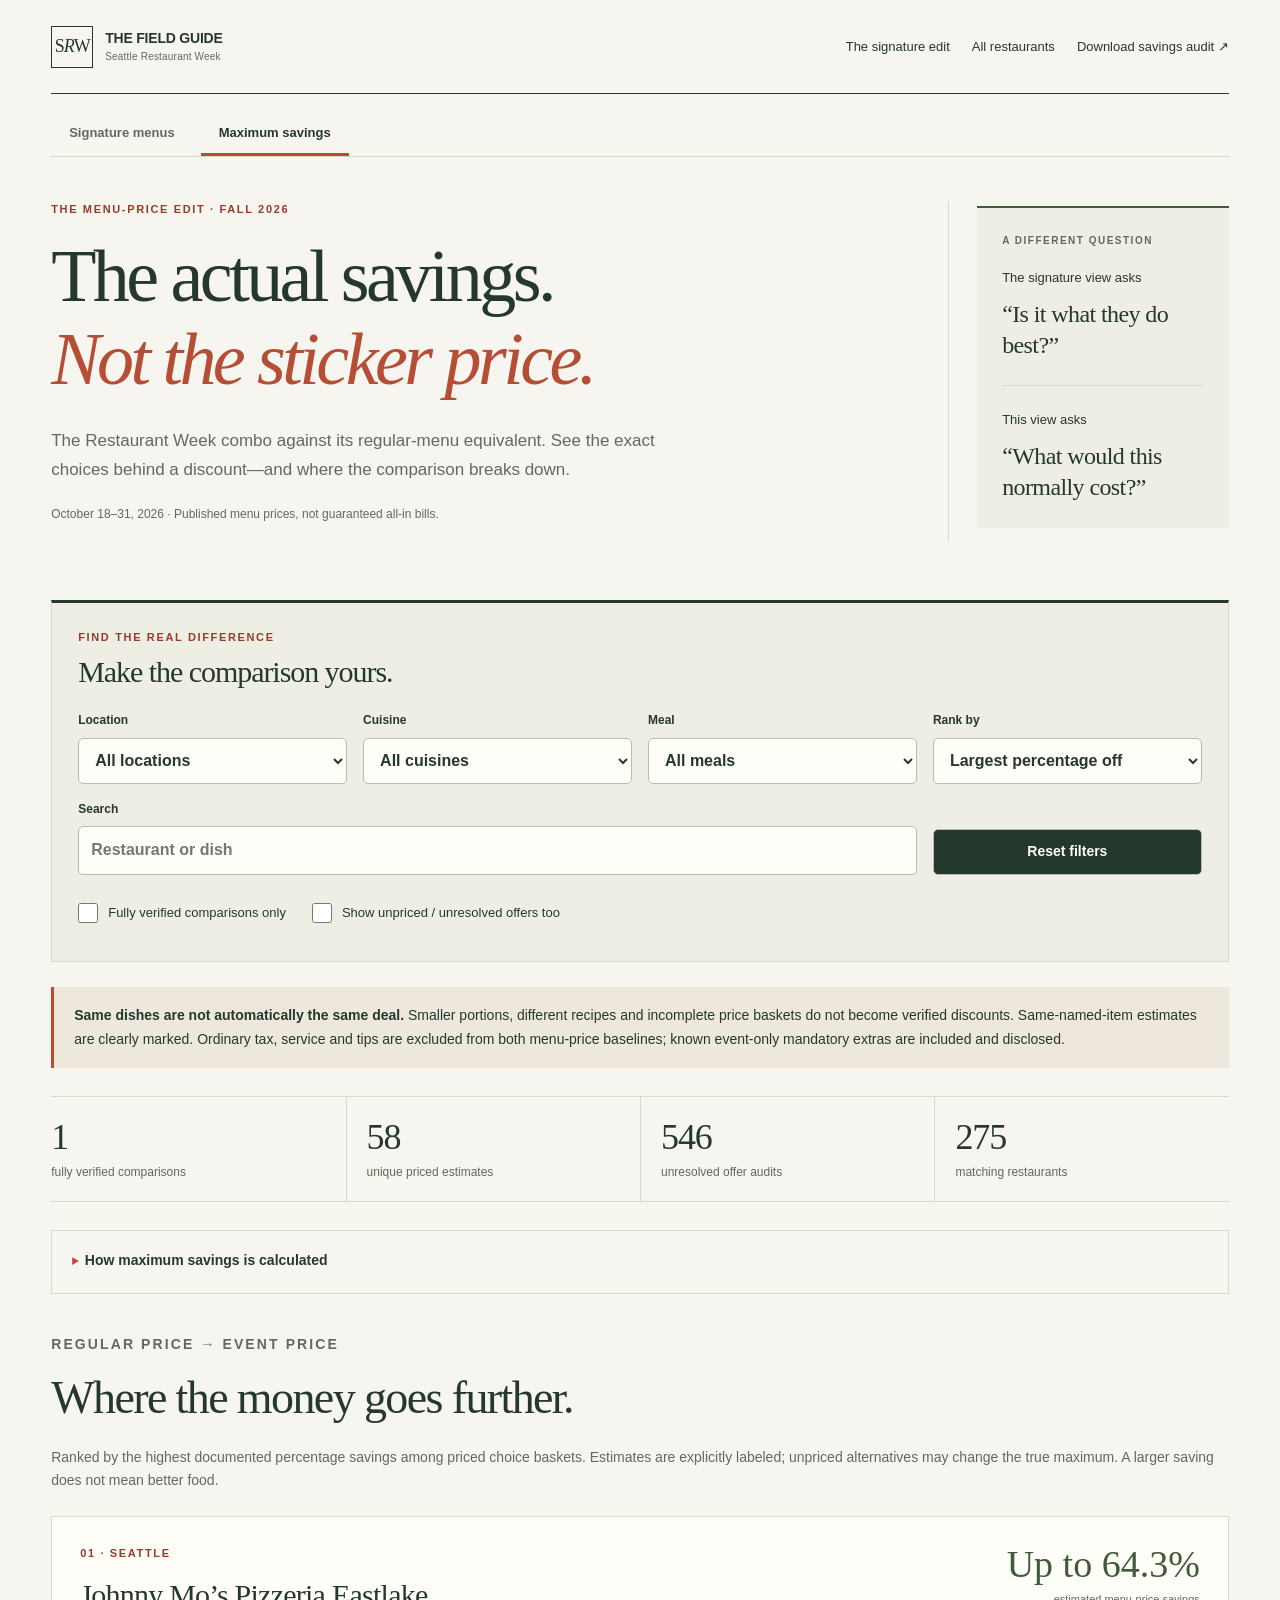
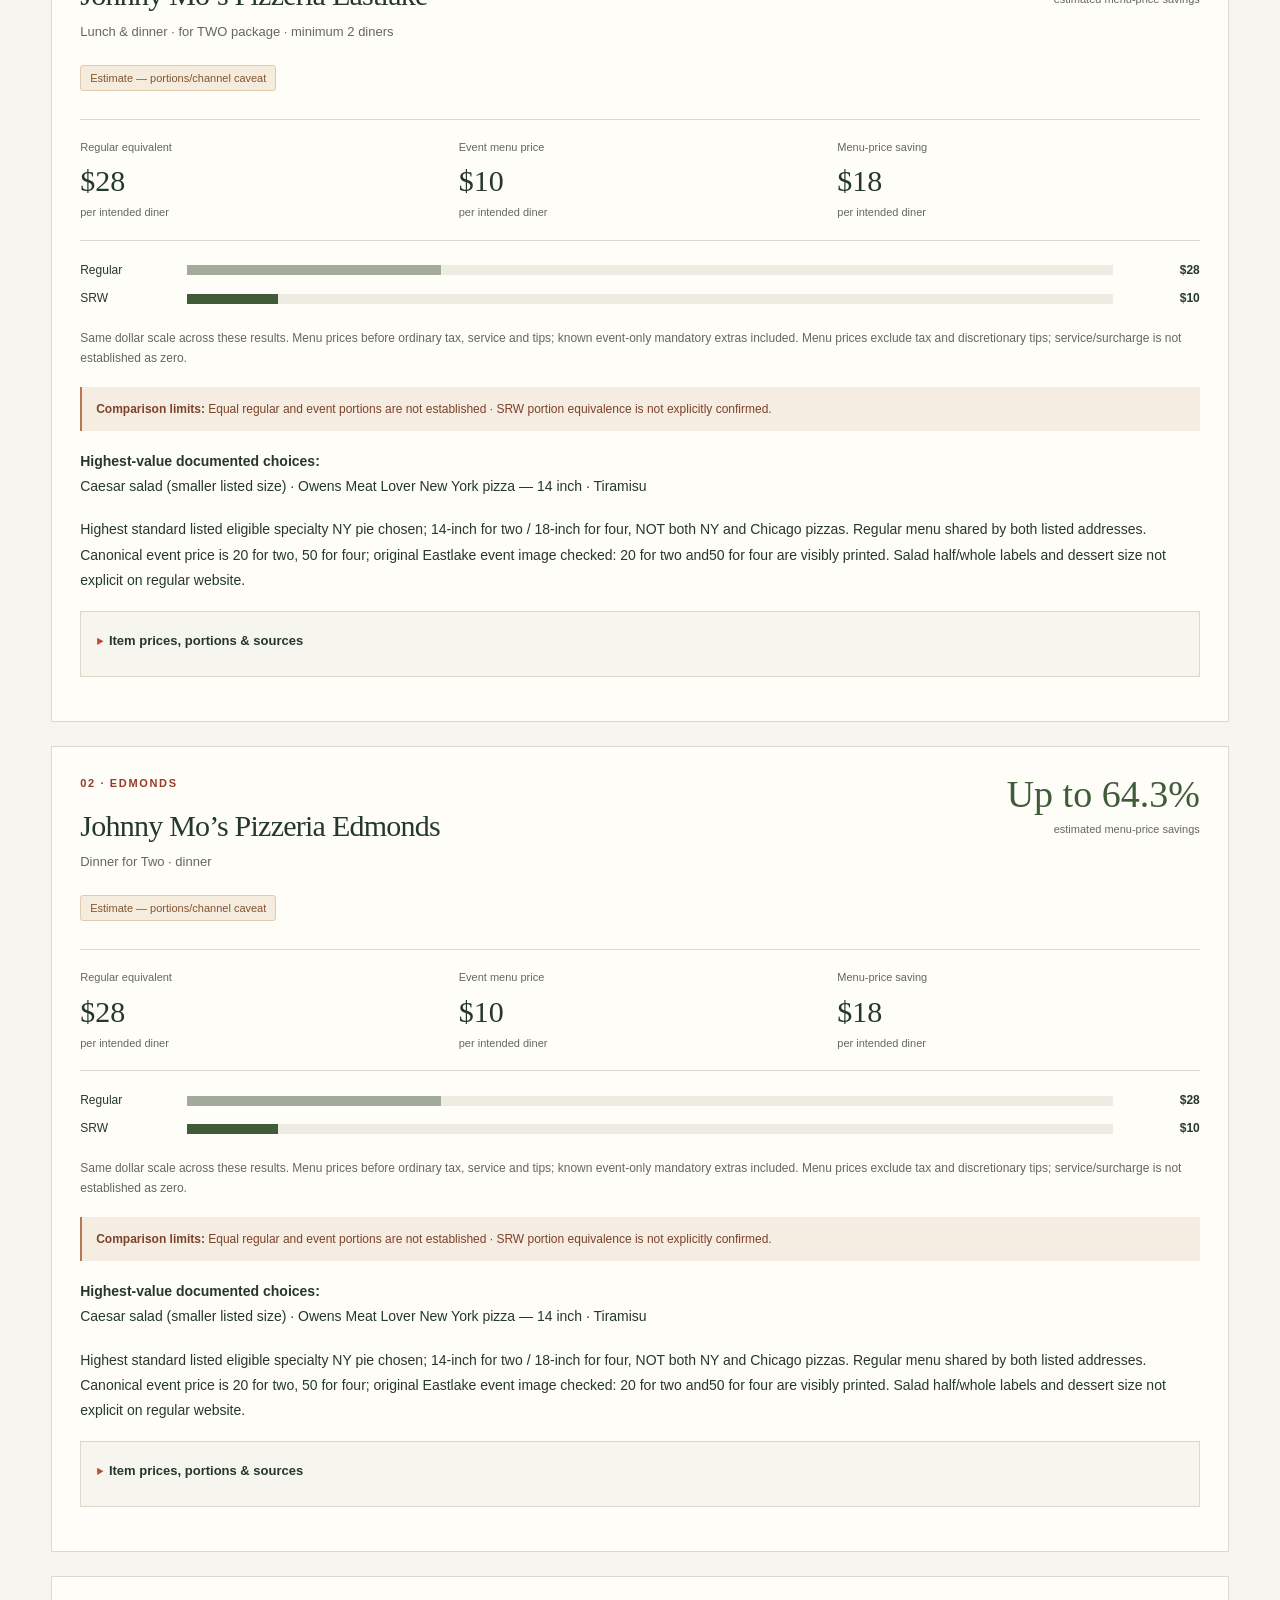
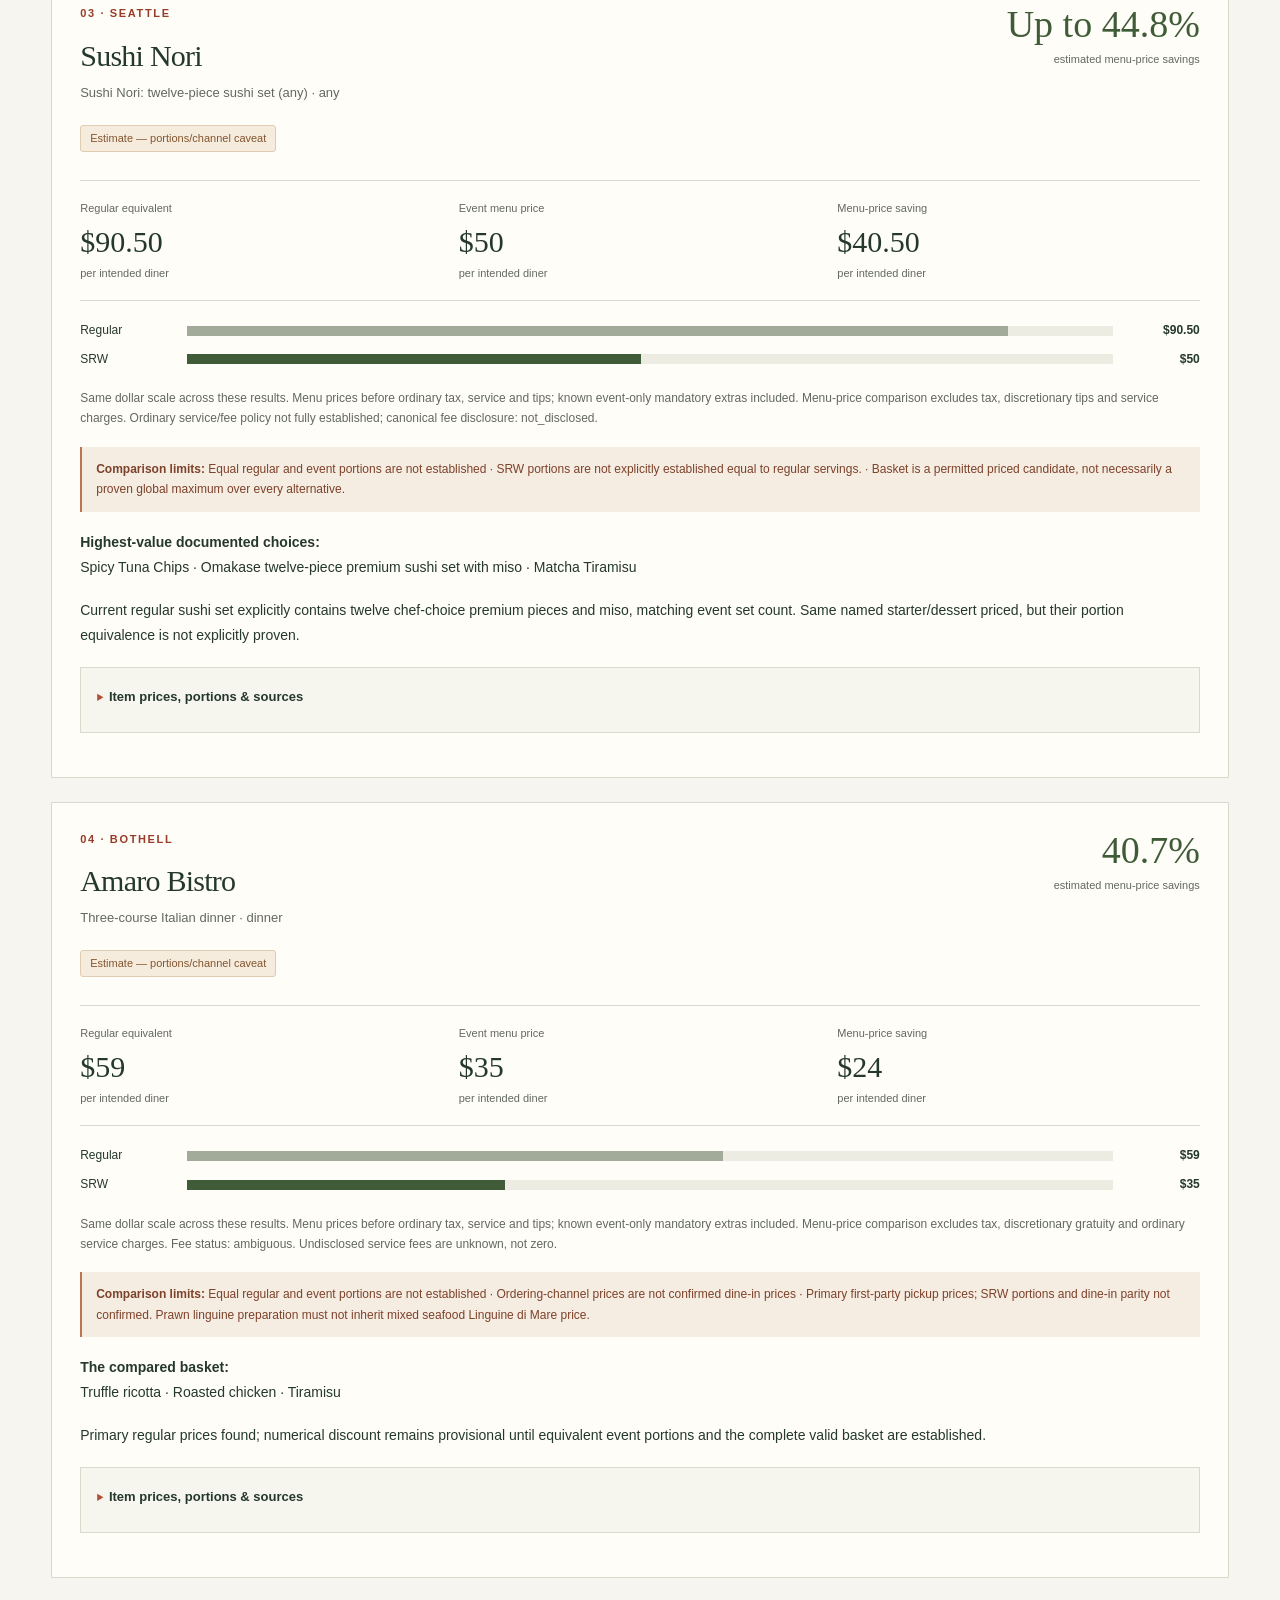
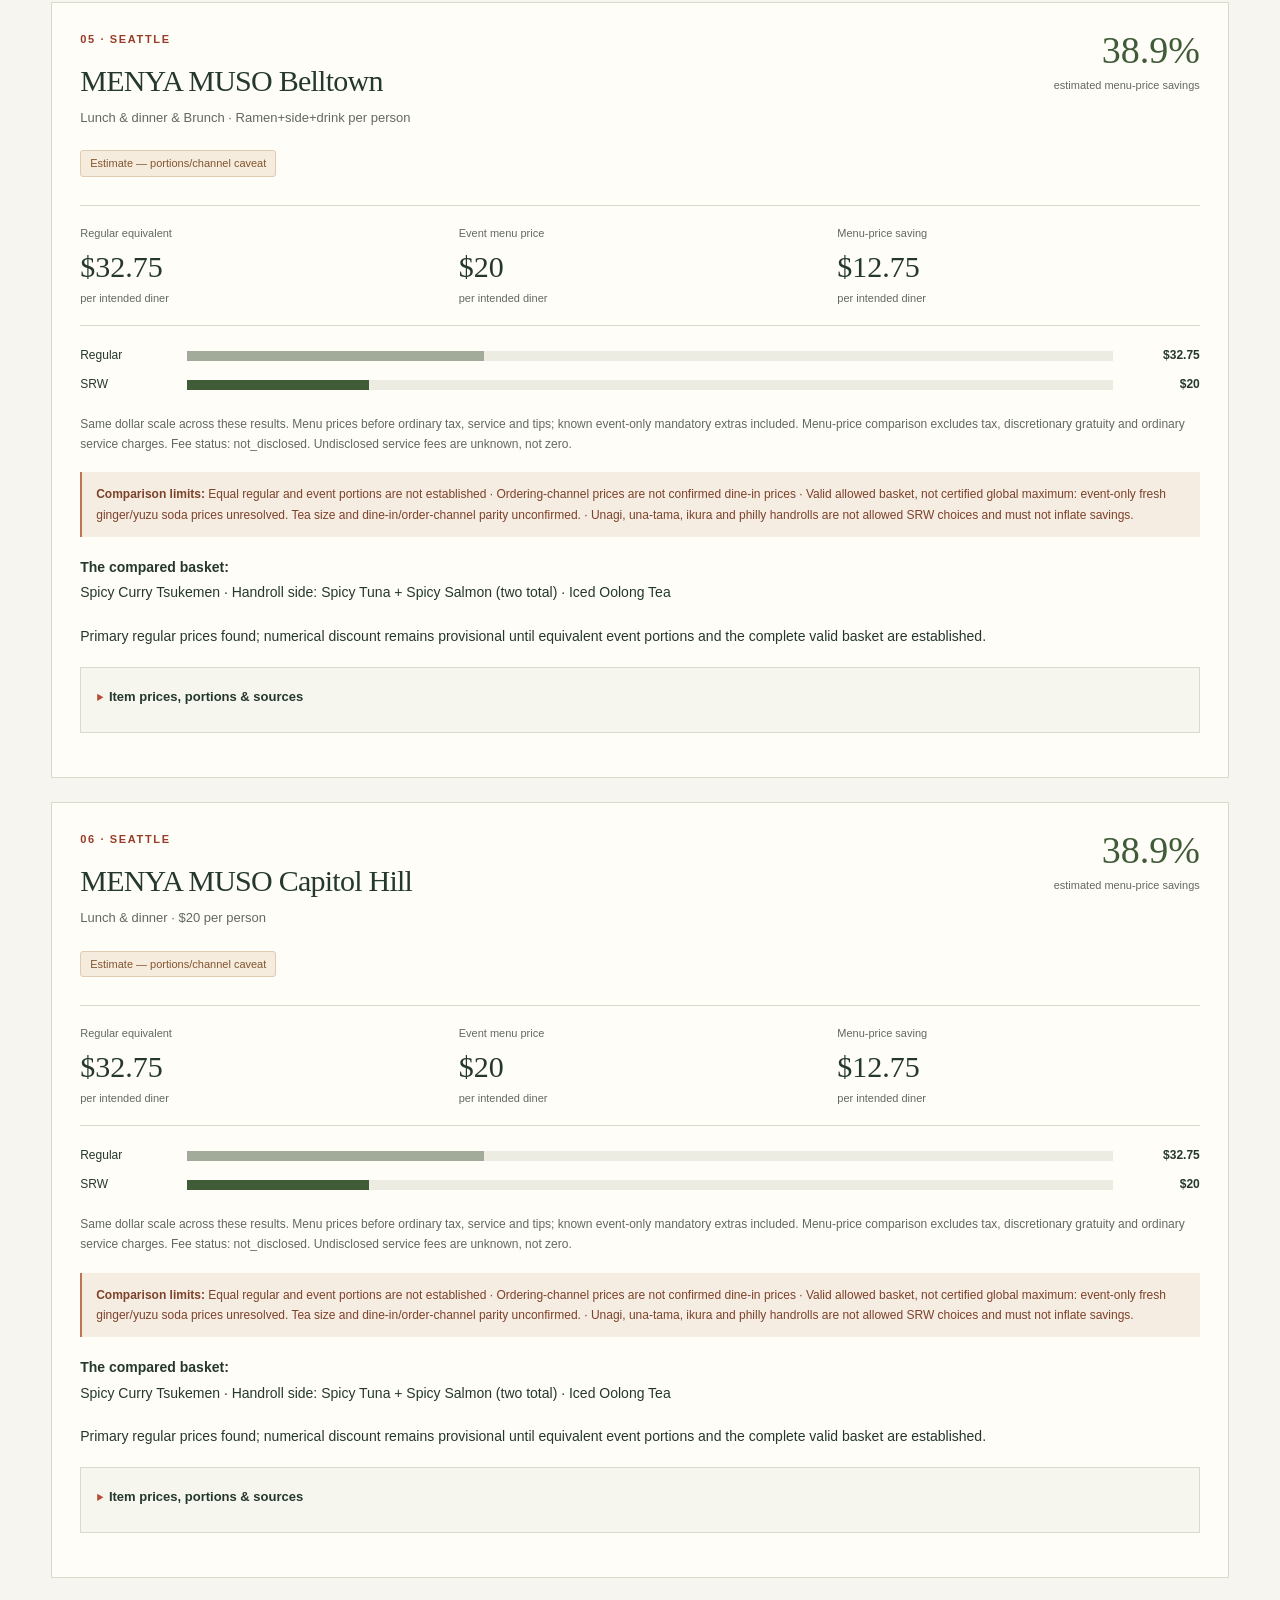
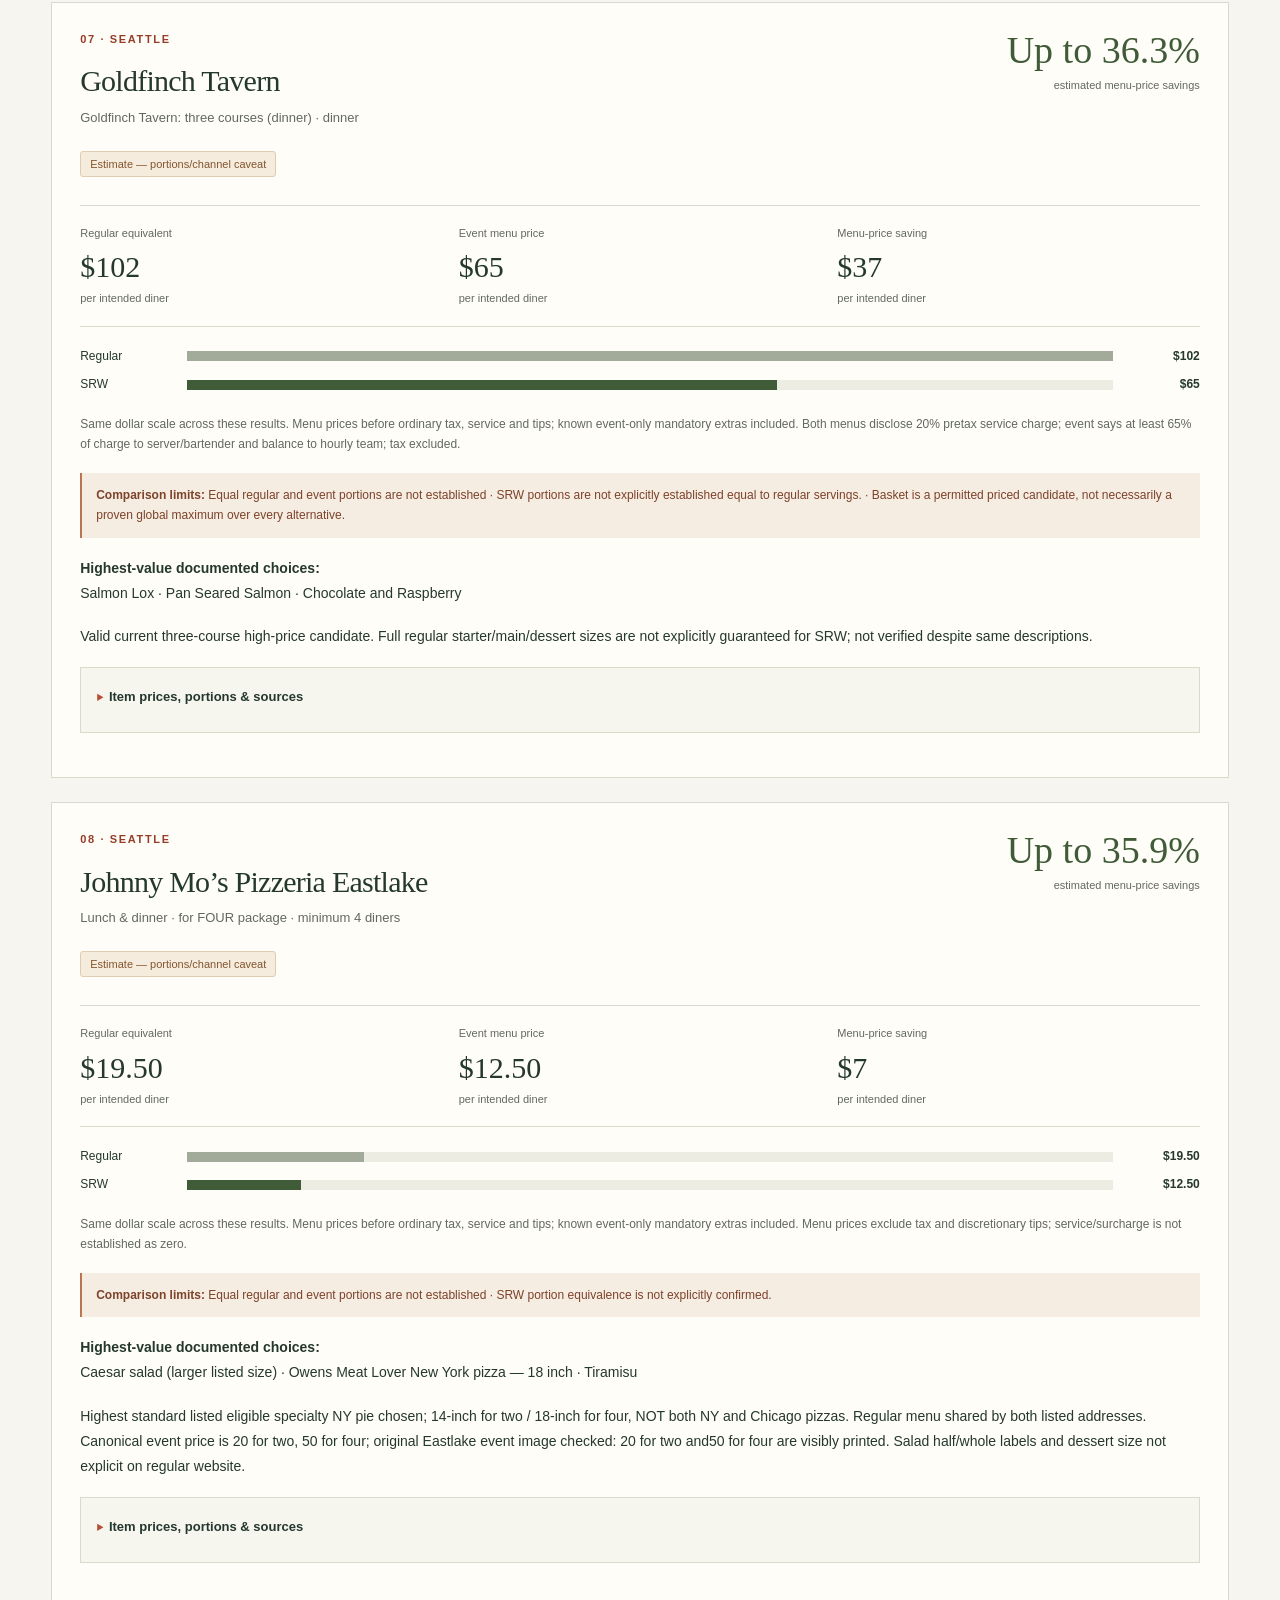
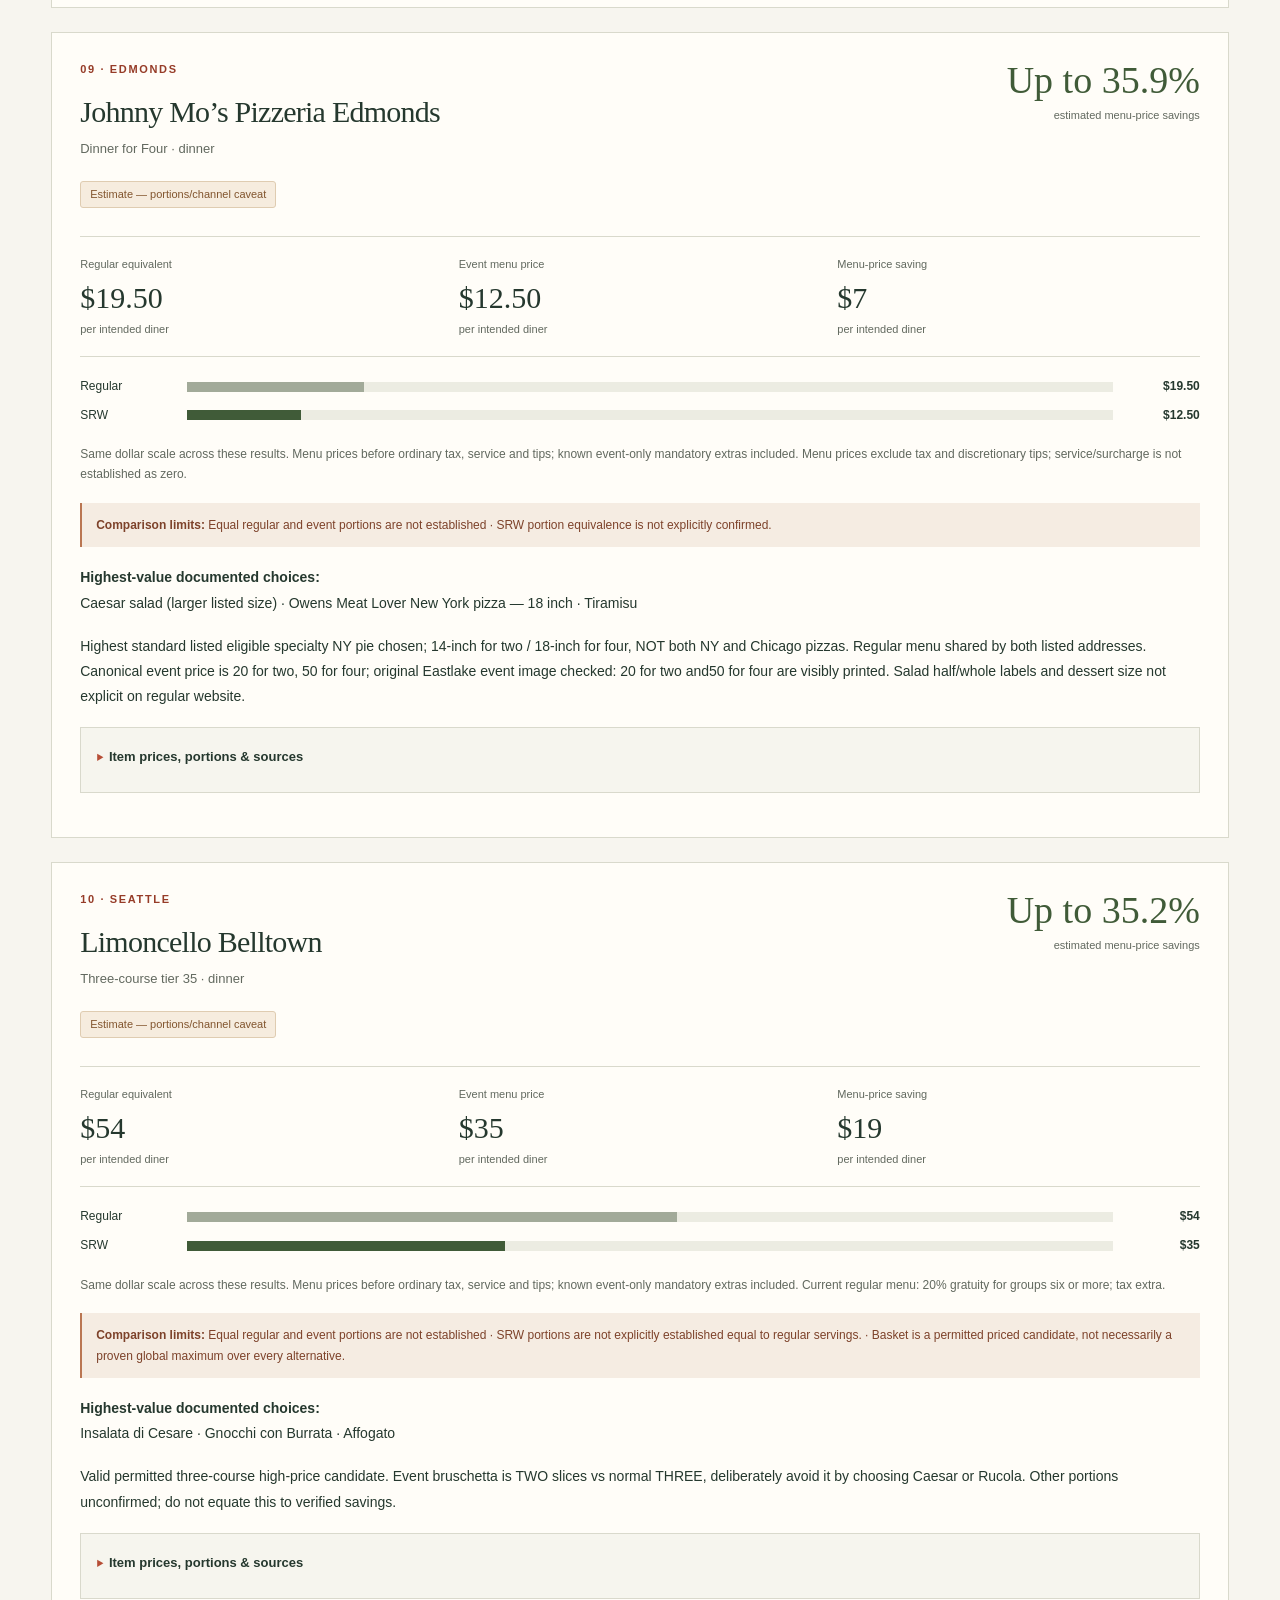
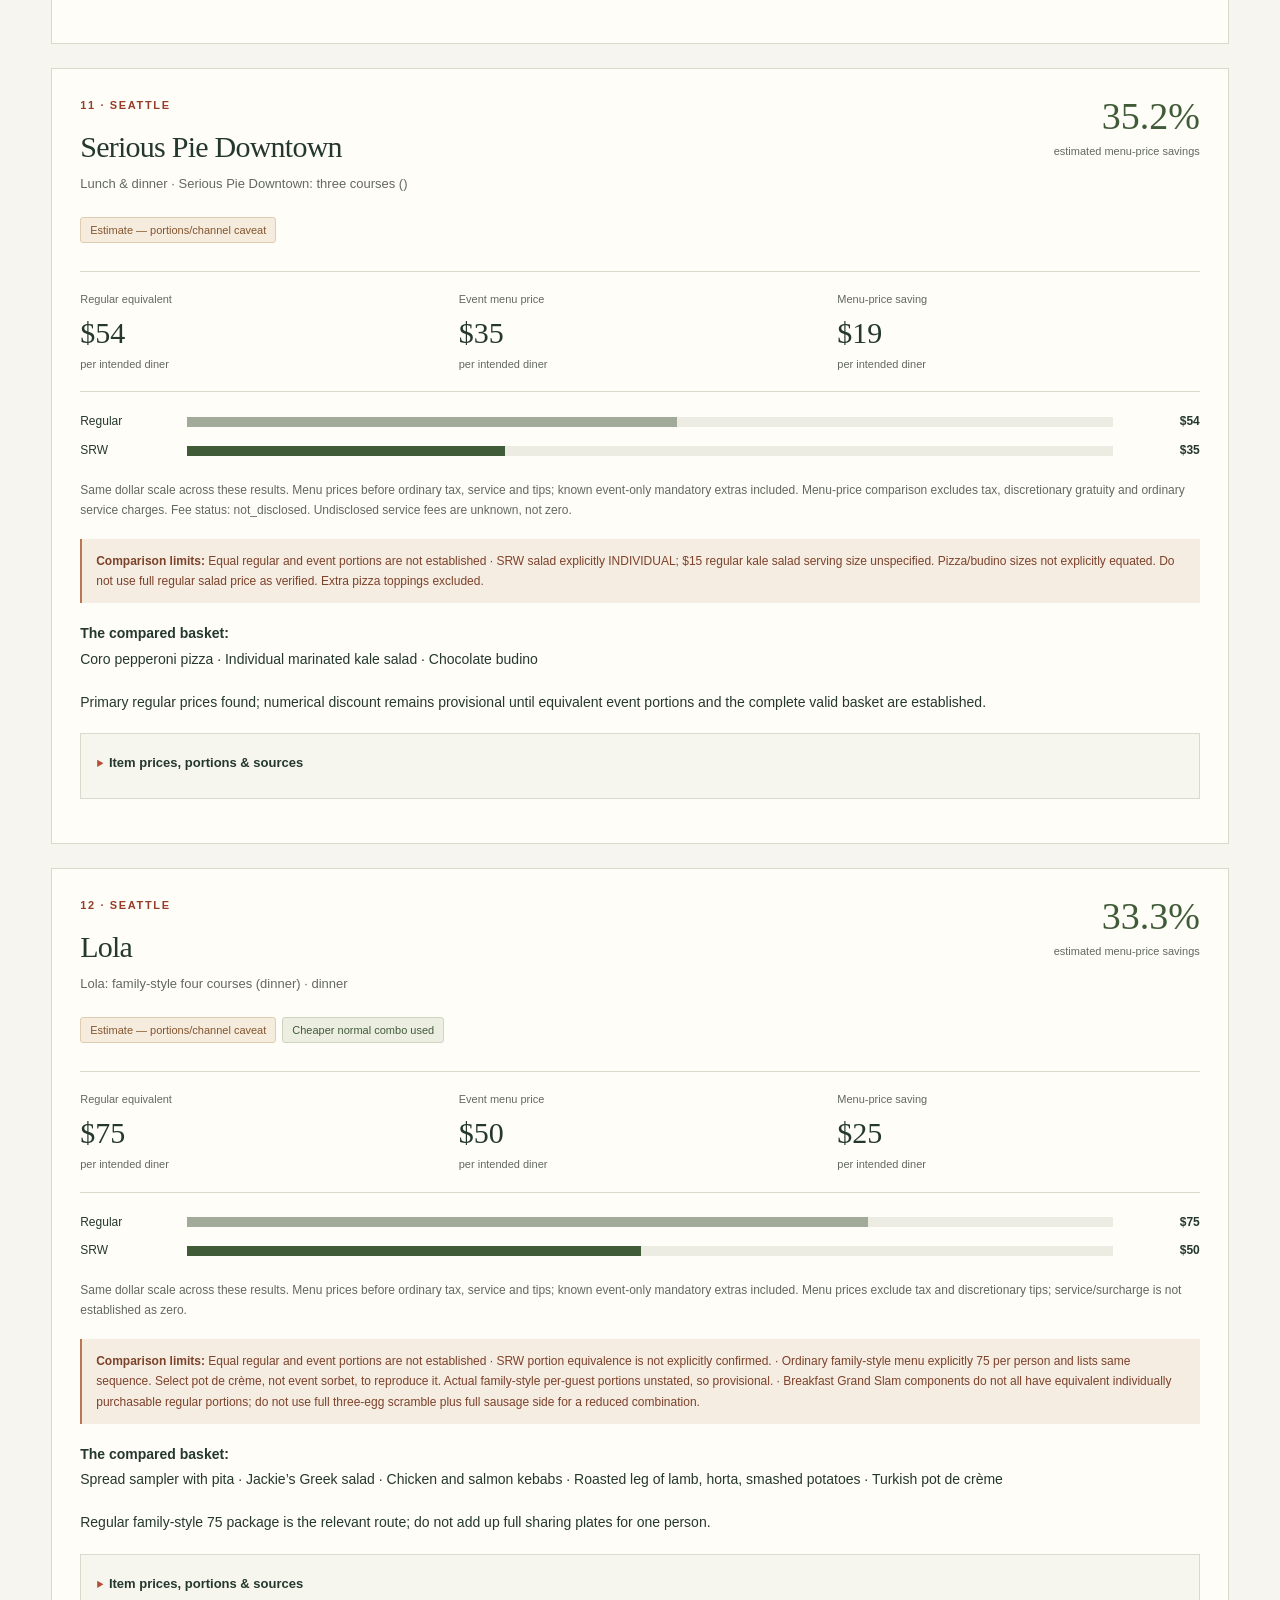
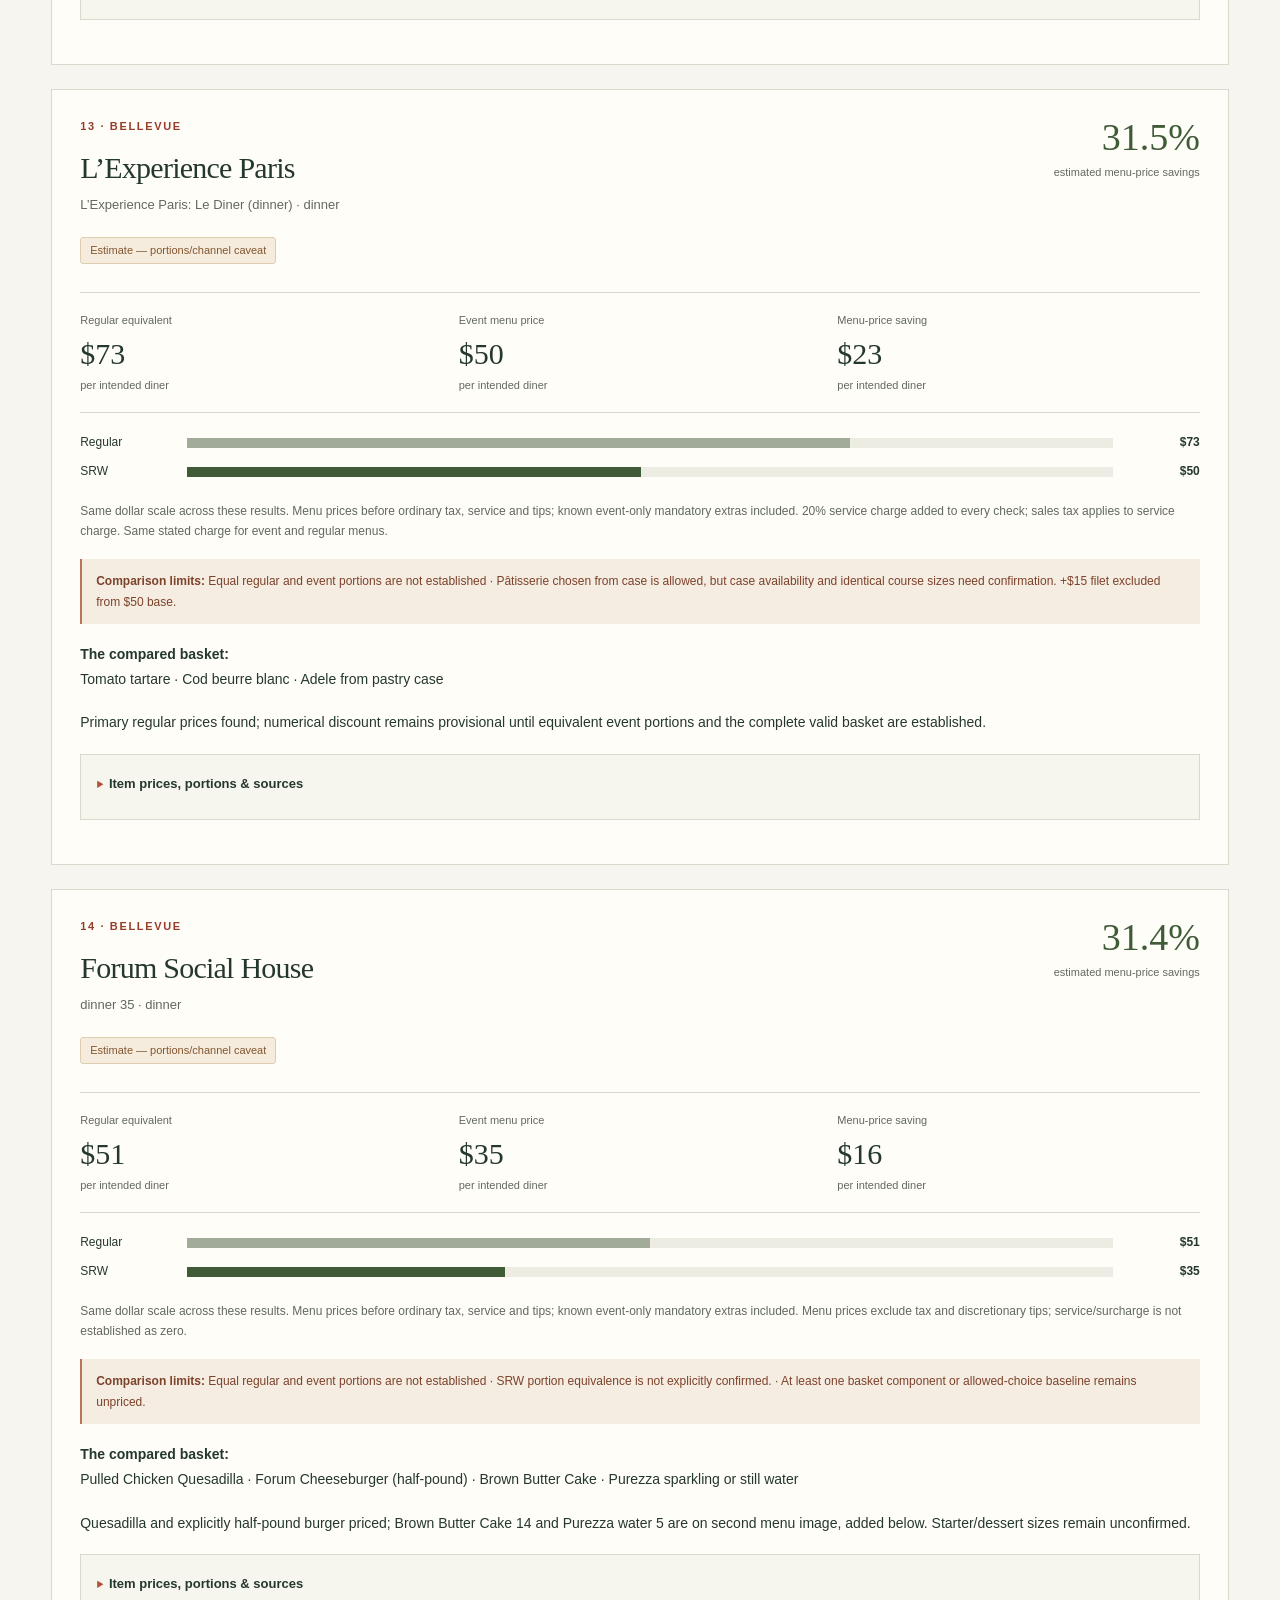
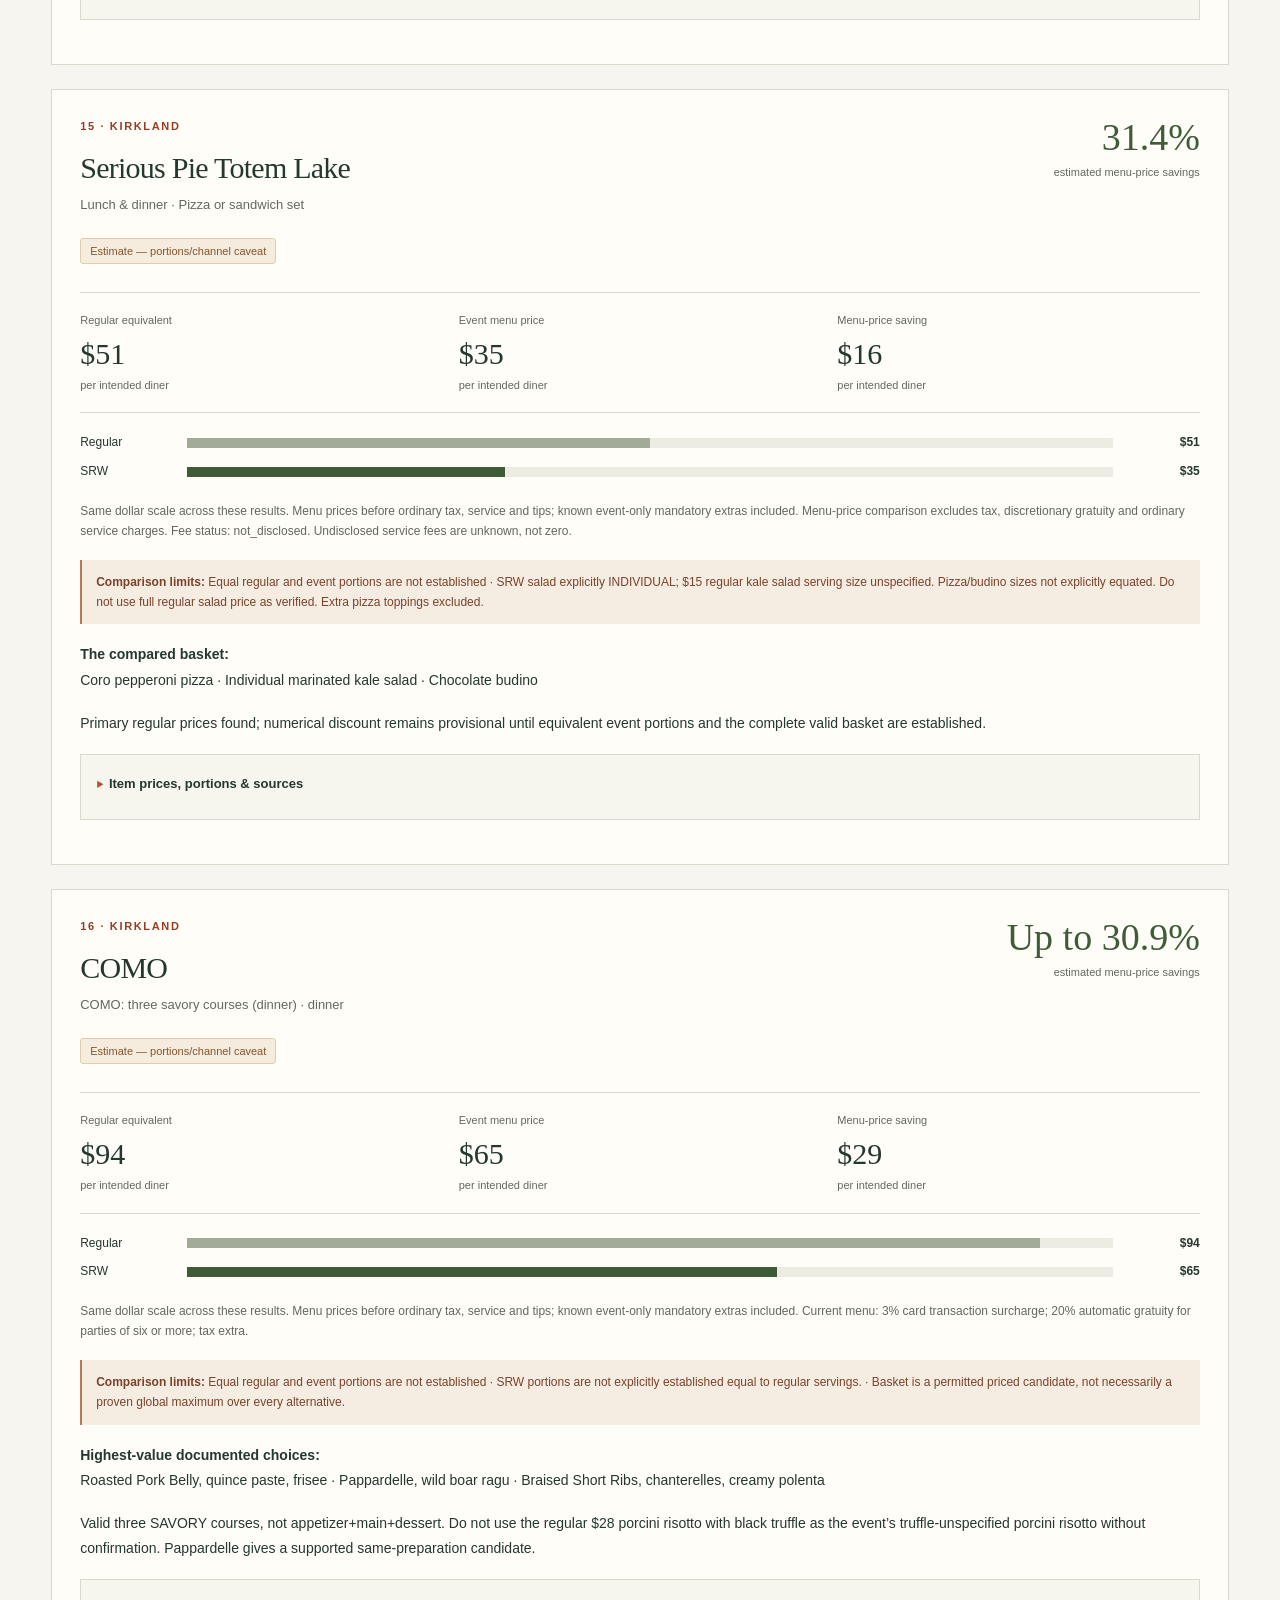
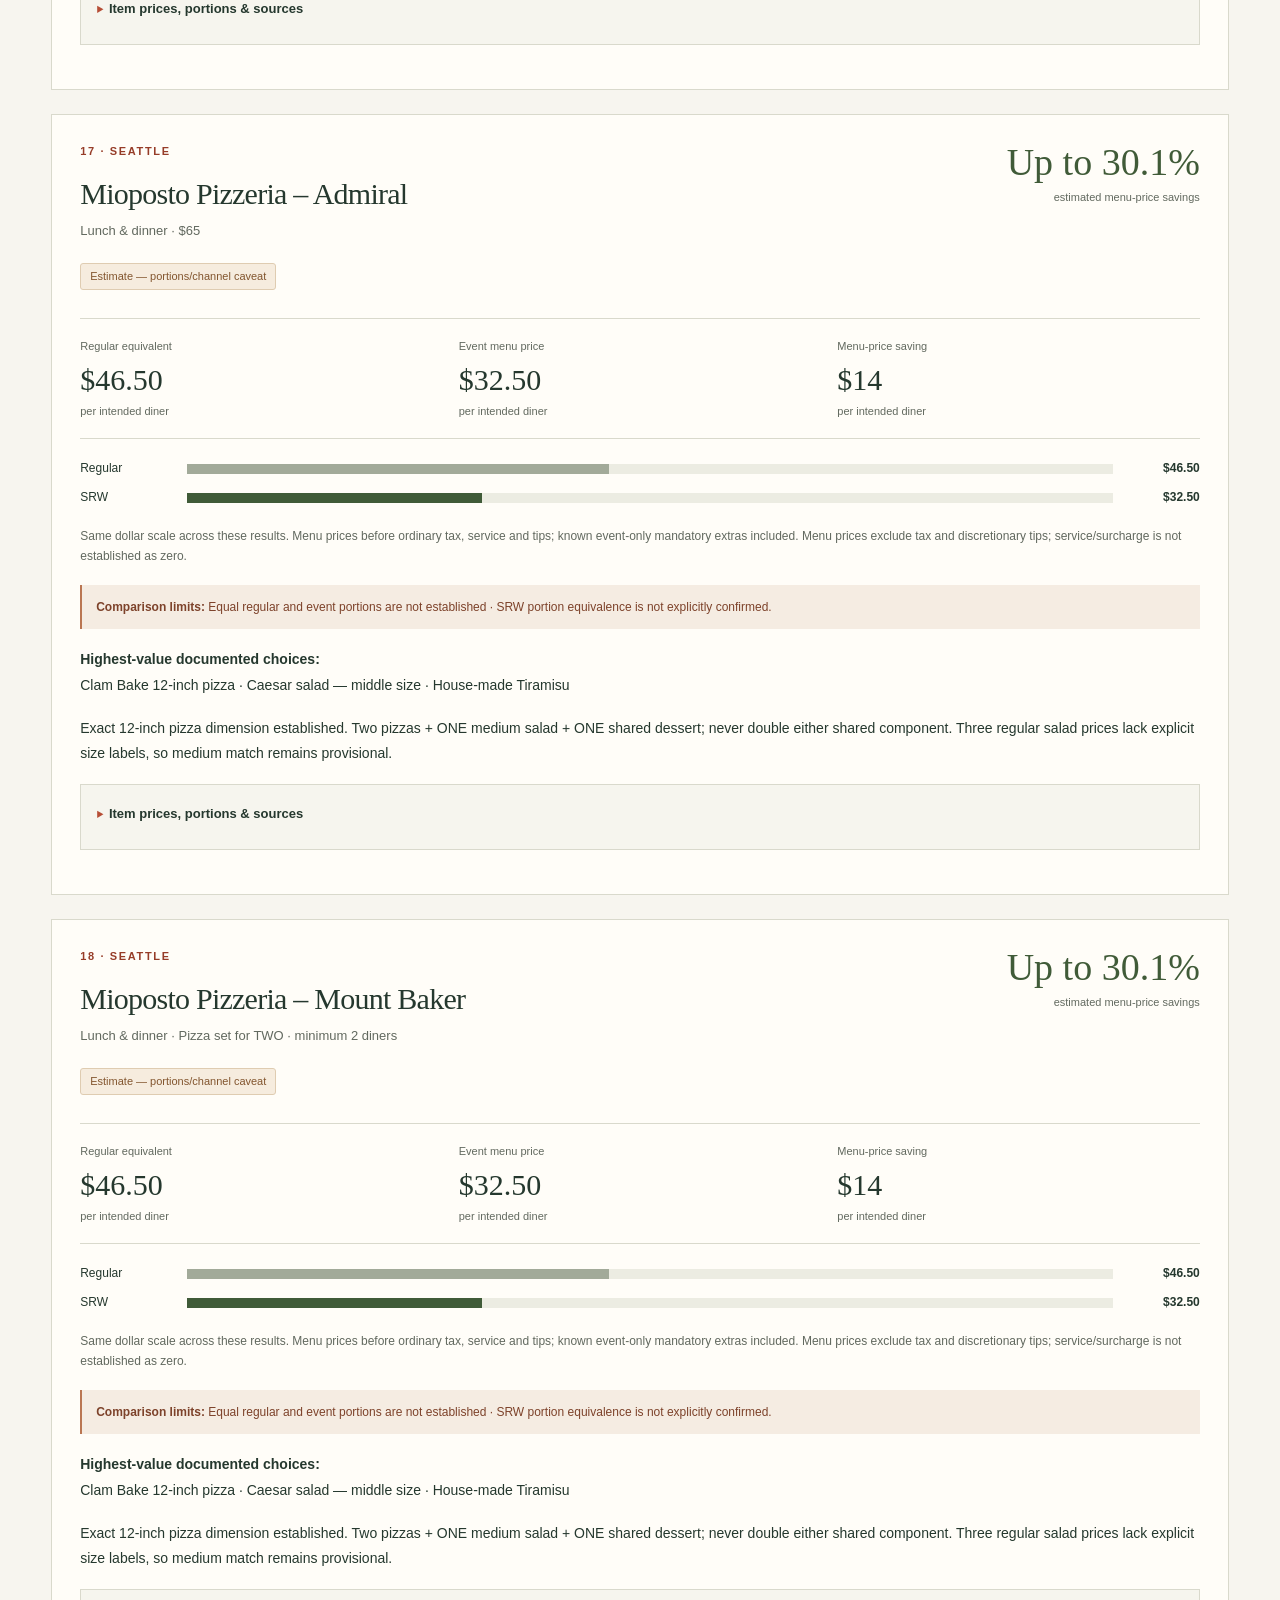
<file: discount.html>
<!doctype html>
<html lang="en"><head><meta charset="utf-8"><meta name="viewport" content="width=device-width, initial-scale=1"><title>Maximum Savings — The SRW Field Guide</title><meta name="description" content="Seattle Restaurant Week savings compared with original regular-menu prices. Exact baskets, portion caveats and cited prices—not invented discounts."><link rel="stylesheet" href="guide.css?v=2"><link rel="stylesheet" href="discount.css?v=1"></head>
<body class="discount-page"><a class="skip-link" href="#discount-filters">Skip to savings filters</a>
<nav class="site-nav" aria-label="Main navigation"><a class="brand" href="index.html"><span class="brand-mark" aria-hidden="true">S<span>R</span>W</span><span>THE FIELD GUIDE<small>Seattle Restaurant Week</small></span></a><div class="nav-links"><a href="index.html#signature">The signature edit</a><a href="index.html#all">All restaurants</a><a href="discount-offers.csv" download>Download savings audit ↗</a></div></nav>
<nav class="mode-tabs" aria-label="Research view"><a href="index.html">Signature menus</a><a class="is-active" href="discount.html" aria-current="page">Maximum savings</a></nav>
<header class="hero"><div class="hero-copy"><p class="eyebrow">THE MENU-PRICE EDIT · FALL 2026</p><h1>The actual savings.<br><em>Not the sticker price.</em></h1><p class="hero-description">The Restaurant Week combo against its regular-menu equivalent. See the exact choices behind a discount—and where the comparison breaks down.</p><p class="hero-caption">October 18–31, 2026 · Published menu prices, not guaranteed all-in bills.</p></div><aside class="hero-aside"><div class="hero-index"><span class="eyebrow">A DIFFERENT QUESTION</span><span class="index-label">The signature view asks<br><strong class="discount-question">“Is it what they do best?”</strong></span><hr><span class="index-label">This view asks<br><strong class="discount-question">“What would this normally cost?”</strong></span></div></aside></header>
<main class="shell"><section id="discount-filters" aria-label="Savings filters"><div class="filter-heading"><p class="eyebrow">FIND THE REAL DIFFERENCE</p><h2>Make the comparison yours.</h2></div><div class="discount-filter-grid"><label>Location<select id="discount-city"><option value="">All locations</option></select></label><label>Cuisine<select id="discount-cuisine"><option value="">All cuisines</option></select></label><label>Meal<select id="discount-meal"><option value="">All meals</option><option value="lunch">Lunch</option><option value="dinner">Dinner</option><option value="brunch">Brunch</option></select></label><label>Rank by<select id="discount-sort"><option value="percent">Largest percentage off</option><option value="dollars">Most dollars saved / person</option></select></label><label class="discount-search">Search<input id="discount-search" type="search" placeholder="Restaurant or dish" autocomplete="off"></label><button id="discount-reset" type="button">Reset filters</button></div><div class="discount-switches"><label><input type="checkbox" id="discount-verified"> Fully verified comparisons only</label><label><input type="checkbox" id="discount-unknown"> Show unpriced / unresolved offers too</label></div></section>
<div class="sig-warning"><b>Same dishes are not automatically the same deal.</b> Smaller portions, different recipes and incomplete price baskets do not become verified discounts. Same-named-item estimates are clearly marked. Ordinary tax, service and tips are excluded from both menu-price baselines; known event-only mandatory extras are included and disclosed.</div>
<div id="discount-status" class="discount-status" role="status" aria-live="polite">Loading the original-price audit…</div>
<details class="sig-method"><summary>How maximum savings is calculated</summary><p>For each event offer, select a valid basket: one permitted choice per course, with the published quantities, sharing rules and supplements. “Up to” describes the highest-value documented choice basket here, not a saving on every combination. It is not a certified global maximum when allowed alternatives have unverified prices.</p><p><b>Percentage saved:</b> (regular equivalent price − event menu price) ÷ regular equivalent price. Dollar savings are normalized to the published intended number of diners. Missing serving counts do not become assumed individual portions.</p><p>If a cheaper identical normal combo is available, that price takes precedence over a more expensive à-la-carte decomposition. Happy-hour alternatives stay separately labeled and conditional where their SRW availability is unknown. Negative savings remain visible: an event set is not automatically a bargain.</p><p><b>Verified comparison:</b> exact branch, current first-party dine-in prices, a fully priced basket and established equal portions. <b>Estimate:</b> a complete, primary-source named-item price basket with unresolved portion or ordering-channel differences. No documented price route means no numerical discount—not “0%.”</p><p>These are menu-price comparisons, not guaranteed bill savings or food-quality scores. Fee differences and normal-special availability are disclosed with the offer. Original source links and checked dates are included.</p></details>
<section aria-labelledby="discount-results-title"><div class="offers-heading"><p class="eyebrow">REGULAR PRICE → EVENT PRICE</p><h2 id="discount-results-title">Where the money goes further.</h2><p id="discount-results-caption">Default ordering is maximum percentage menu-price savings. Estimates are not guaranteed discounts.</p></div><div id="discount-results"></div><p id="discount-empty" hidden>No supported comparisons match these filters. Try allowing estimates, showing unresolved offers, or resetting the filters.</p></section>
<details class="archive-block" id="discount-coverage"><summary><span><span class="eyebrow">NO SILENT OMISSIONS</span><strong>All-restaurant price coverage</strong><span class="archive-subtitle">Which offers have a normal-price comparison—and which do not.</span></span><span class="disclosure-symbol" aria-hidden="true">+</span></summary><div id="discount-coverage-list" class="archive-content"></div></details>
<p class="sig-footnote" id="discount-checked"></p></main>
<footer class="site-footer"><a class="footer-brand" href="index.html">The SRW Field Guide</a><p>Good questions before a good meal.</p><div><a href="discount-data.json" download>Price evidence JSON ↗</a><a href="discount-offers.csv" download>Savings audit CSV ↗</a><a href="index.html">Back to signature menus →</a></div><small>Independent research snapshot · Not affiliated with Seattle Restaurant Week. Confirm current prices, portions and availability with the restaurant.</small></footer>
<script src="offer-groups.js?v=2"></script><script src="discount-engine.js?v=1"></script><script src="discount-client.js?v=1"></script></body></html>
</file>
<file: guide.css>
/* Seattle Restaurant Week — a field guide, not a scorecard.
   No remote fonts or assets. The evidence and native controls stay readable. */
:root {
  color-scheme: light;
  --paper: #f7f5ef;
  --surface: #fffdf8;
  --ink: #25382e;
  --muted: #62695f;
  --accent: #b64e36;
  --accent-dark: #963c28;
  --line: #d9d9cc;
  --forest: #405b38;
  --olive: #79804b;
  --wash: #eeeee3;
  --serif: Georgia, 'Times New Roman', serif;
  --sans: -apple-system, BlinkMacSystemFont, 'Segoe UI', sans-serif;
  --gutter: clamp(20px, 4vw, 64px);
  --content: 1240px;
}
*, *::before, *::after { box-sizing: border-box; }
[hidden] { display: none !important; }
html { scroll-behavior: smooth; scroll-padding-top: 24px; }
body { margin: 0; background: var(--paper); color: var(--ink); font: 16px/1.65 var(--sans); -webkit-font-smoothing: antialiased; }
body, main, section, article, aside, header, footer, div, label, details, td, th { min-width: 0; }
::selection { color: var(--ink); background: #e5d5bb; }
a { color: var(--accent-dark); text-decoration-thickness: 1px; text-underline-offset: 3px; overflow-wrap: anywhere; }
a:hover { color: var(--ink); }
:focus-visible { outline: 3px solid var(--accent); outline-offset: 5px; }
:target { scroll-margin-top: 28px; }
h1, h2, h3, h4 { font-family: var(--serif); font-weight: 400; line-height: 1.13; text-wrap: balance; overflow-wrap: anywhere; }
h1 { margin: 0 0 24px; font-size: clamp(38px, 5.8vw, 74px); letter-spacing: -.048em; }
h2 { margin: 0 0 22px; font-size: clamp(29px, 3.6vw, 46px); letter-spacing: -.035em; }
h3 { margin: 0 0 16px; font-size: 27px; letter-spacing: -.025em; }
h4 { margin: 22px 0 12px; font-size: 23px; }
p { margin: 0 0 18px; }
small { font-size: .84em; color: var(--muted); }
ul, ol { padding-left: 23px; margin: 14px 0 22px; }
li { padding-left: 3px; margin: 9px 0; overflow-wrap: anywhere; }
img, svg { max-width: 100%; }
button, input, select, textarea { font: inherit; color: inherit; }
button, select, input:not([type='checkbox']):not([type='radio']) { min-height: 46px; }
button { cursor: pointer; }
button, input, select { border: 1px solid #b8bdaf; border-radius: 5px; background: var(--surface); }
input:not([type='checkbox']):not([type='radio']), select { width: 100%; padding: 10px 12px; margin: 0; font-size: 16px; }
select { padding-right: 26px; text-overflow: ellipsis; }
input::placeholder { color: #74796f; opacity: 1; }
input[type='checkbox'], input[type='radio'] { flex: 0 0 auto; width: 20px; height: 20px; margin: 0; accent-color: var(--forest); }
button { padding: 10px 18px; font-size: 14px; font-weight: 650; line-height: 1.4; }
button:hover { border-color: var(--ink); background: var(--wash); }
button:disabled { opacity: .55; cursor: not-allowed; }
hr { margin: 40px 0; border: 0; border-top: 1px solid var(--line); }
pre { overflow: auto; white-space: pre-wrap; overflow-wrap: anywhere; font-size: 14px; }
.shell, .site-nav, .hero, .site-footer { width: min(100% - var(--gutter) * 2, var(--content)); margin-inline: auto; }
.site-nav { display: flex; flex-wrap: wrap; justify-content: space-between; align-items: center; column-gap: 24px; row-gap: 10px; min-height: 94px; padding-block: 18px; border-bottom: 1px solid var(--ink); }
.brand { display: inline-flex; align-items: center; gap: 12px; color: var(--ink); font-size: 14px; font-weight: 750; letter-spacing: -.015em; text-decoration: none; line-height: 1.25; }
.brand-mark { display: inline-flex; align-items: center; justify-content: center; width: 42px; height: 42px; border: 1px solid var(--ink); font-family: var(--serif); font-size: 18px; font-weight: 400; letter-spacing: -.06em; }
.nav-links { display: flex; flex-wrap: wrap; gap: 4px 22px; }
.nav-links a { display: inline-flex; align-items: center; min-height: 44px; color: var(--ink); font-size: 13px; text-decoration: none; }
.nav-links a:hover { color: var(--accent); text-decoration: underline; }
.hero { display: grid; gap: 32px; padding-block: 50px 44px; }
.eyebrow, .hero-index > span, .hero-index > label { display: block; margin-bottom: 17px; font: 700 11px/1.5 var(--sans); letter-spacing: .15em; text-transform: uppercase; color: var(--accent-dark); }
.hero p:not(.eyebrow) { max-width: 640px; color: var(--muted); font-size: 17px; line-height: 1.75; }
.hero h1 em { color: var(--accent); font-weight: 400; }
.hero-links { display: flex; flex-wrap: wrap; gap: 12px 24px; margin-top: 27px; }
.hero-links a { display: inline-flex; align-items: center; justify-content: center; min-height: 46px; font-size: 14px; font-weight: 650; }
.hero-links a:first-child { background: var(--ink); color: var(--surface); padding: 10px 20px; border-radius: 4px; text-decoration: none; }
.hero-links a:first-child:hover { background: var(--forest); }
.hero-aside { align-self: stretch; border-top: 1px solid var(--line); padding-top: 24px; }
.hero-index { color: var(--muted); font-size: 13px; }
.hero-index strong { display: block; font: 400 54px/1.15 var(--serif); color: var(--ink); letter-spacing: -.04em; }
.hero-index p { margin: 8px 0 20px; font-size: 14px !important; }
.hero-index > div { padding: 15px 0; border-bottom: 1px solid var(--line); }
.hero-index small { display: block; margin-top: 8px; }
.shell { padding-bottom: 40px; }
.subtitle { color: var(--muted); }
.notice, .sig-warning { padding: 17px 20px; border-left: 3px solid var(--accent); background: #eee8dc; font-size: 14px; line-height: 1.7; overflow-wrap: anywhere; }
.notice { margin: 22px 0; }
#restaurant-filters { margin: 0 0 56px; padding: 25px 22px 19px; background: #efeee5; border: 1px solid var(--line); border-top: 3px solid var(--ink); border-radius: 0; }
#restaurant-filters h2 { margin-bottom: 23px; font-size: 28px; }
.filter-grid { display: grid; grid-template-columns: 1fr; gap: 17px; align-items: end; }
.filter-grid label, .sig-controls label { display: flex; flex-direction: column; gap: 7px; font-size: 12px; font-weight: 700; letter-spacing: .015em; }
#reset-filters { width: 100%; background: var(--ink); color: var(--surface); border-color: var(--ink); }
#reset-filters:hover { background: var(--forest); }
.filter-help { margin: 15px 0 0; font-size: 12px; color: var(--muted); }
#filter-count { margin: 16px 0 0; font-size: 13px; color: var(--ink); }
.quick-filters { display: flex; flex-wrap: wrap; align-items: center; gap: 7px; margin-top: 18px; }
.quick-filters > span { margin-right: 6px; color: var(--muted); font-size: 12px; }
.quick-filters button { min-height: 44px; padding: 8px 13px; border-radius: 24px; background: transparent; font-size: 12px; font-weight: 500; }
.quick-filters button:hover, .quick-filters button[aria-pressed='true'] { border-color: var(--forest); background: var(--ink); color: var(--surface); }
#filter-empty, #signature-empty, .ranking-empty { padding: 24px; border: 1px dashed #9f9e8a; background: var(--wash); }
#signature-analysis { margin-block: 0 62px; padding-top: 0; }
#signature-analysis > h2 { max-width: 850px; }
#signature-analysis > p:not(.sig-legend):not(#signature-count):not(.sig-footnote) { max-width: 860px; }
.sig-warning { margin: 25px 0; }
.sig-controls { display: grid; grid-template-columns: 1fr 1fr; gap: 17px; align-items: end; margin: 28px 0; }
.sig-controls .sig-check { grid-column: 1 / -1; flex-direction: row; align-items: center; min-height: 44px; gap: 12px; font-size: 13px; font-weight: 500; letter-spacing: 0; cursor: pointer; }
#signature-count { display: grid; grid-template-columns: 1fr 1fr; gap: 0; margin: 26px 0 30px; border-block: 1px solid var(--line); font-size: 14px; line-height: 1.6; }
.count-item { display: flex; flex-direction: column; gap: 4px; padding: 20px 12px 20px 0; }
.count-item:nth-child(even) { padding-left: 18px; border-left: 1px solid var(--line); }
.count-item:nth-child(n+3) { border-top: 1px solid var(--line); }
.count-item strong { color: var(--ink); font: 400 36px/1.15 var(--serif); letter-spacing: -.03em; }
.count-item span { color: var(--muted); font-size: 11px; line-height: 1.5; }
.chart-panel { margin: 30px 0 23px; padding: 22px 14px 15px; background: var(--surface); border: 1px solid var(--line); }
.chart-heading { display: flex; flex-wrap: wrap; justify-content: space-between; align-items: start; gap: 12px 24px; padding-inline: 6px; }
.chart-heading h3 { margin: 0; font-size: 26px; }
.sig-legend { display: flex; flex-wrap: wrap; align-items: center; gap: 7px; margin: 0 0 15px; color: var(--muted); font-size: 11px; line-height: 1.7; }
.sig-legend > span:not(.sig-dot) { display: inline-flex; align-items: center; gap: 7px; }
.sig-dot { display: inline-block; flex-shrink: 0; width: 10px; height: 10px; border-radius: 50%; background: #aaa99a; }
.sig-dot.frontier { background: var(--forest); }
.sig-dot.other { background: #a5a795; }
.sig-chart { width: 100%; max-width: 100%; margin: 18px auto 0; }
.sig-chart svg { display: block; width: 100%; height: auto; font: 12px var(--sans); overflow: visible; }
.sig-chart svg text { fill: var(--muted); }
.sig-chart svg > rect { fill: var(--surface); }
.sig-chart svg line { stroke: #dedfd3; }
.sig-chart circle { fill: #a5a795; stroke: #747b69; fill-opacity: .76; transition: fill-opacity .15s ease, stroke-width .15s ease; }
/* Keep legacy chart paint in palette while the JS adopts semantic classes. */
.sig-chart circle[fill='#6f36bc'], .sig-chart circle.frontier, .sig-chart .frontier circle, .sig-chart circle[data-frontier='true'] { fill: var(--olive); stroke: var(--forest); }
.sig-chart a:hover circle, .sig-chart circle:focus-visible { fill-opacity: 1; stroke: var(--ink); stroke-width: 3px; }
#signature-chart-note { margin: 12px 6px 0; color: var(--muted); font-size: 12px; line-height: 1.7; }
details { margin: 16px 0; padding: 18px 20px; border: 1px solid var(--line); background: transparent; }
summary { min-height: 44px; padding-block: 9px; cursor: pointer; font-size: 14px; font-weight: 650; line-height: 1.6; overflow-wrap: anywhere; }
summary::marker { color: var(--accent); font-size: .85em; }
details[open] > summary { margin-bottom: 17px; }
details > :last-child { margin-bottom: 0; }
.sig-method { margin: 21px 0 32px; padding-block: 9px; color: var(--muted); font-size: 14px; }
.sig-method summary { color: var(--ink); }
.sig-method p, .sig-method ul { max-width: 900px; }
.scroll { max-width: 100%; overflow-x: auto; overscroll-behavior-x: contain; -webkit-overflow-scrolling: touch; }
table { border-collapse: collapse; width: 100%; text-align: left; font-size: 14px; line-height: 1.65; }
th { background: var(--ink); color: var(--surface); padding: 15px; font-size: 12px; font-weight: 600; }
td { padding: 17px 15px; vertical-align: top; border-bottom: 1px solid var(--line); overflow-wrap: anywhere; }
/* Offer tables remain a real table in markup, but never a scrolling spreadsheet. */
#signature-table-wrap { overflow: visible; width: 100%; max-width: 100%; }
#signature-table { display: block; width: 100%; min-width: 0; border: 0; font-size: 15px; table-layout: auto; }
#signature-table thead { position: absolute; width: 1px; height: 1px; padding: 0; margin: -1px; overflow: hidden; clip: rect(0, 0, 0, 0); clip-path: inset(50%); white-space: nowrap; border: 0; }
#signature-table tbody { display: grid; grid-template-columns: minmax(0, 1fr); gap: 20px; align-items: start; }
#signature-table tbody > tr { display: flex; flex-direction: column; width: 100%; min-width: 0; height: 100%; border: 1px solid var(--line); background: var(--surface); scroll-margin-top: 24px; }
#signature-table tbody > tr:target { border-color: var(--accent); box-shadow: 0 0 0 2px #b64e3626; }
#signature-table td { display: block; position: static; width: auto; min-width: 0; padding: 24px; border: 0; background: transparent; }
#signature-table .offer-summary { display: flex; flex: 1; flex-direction: column; padding: 25px; }
.offer-kicker { display: flex; align-items: baseline; gap: 13px; margin-bottom: 16px; color: var(--muted); font-size: 11px; line-height: 1.6; letter-spacing: .065em; text-transform: uppercase; }
.offer-index { flex-shrink: 0; color: var(--accent); font: italic 20px/1.2 var(--serif); letter-spacing: -.03em; }
.offer-place { overflow-wrap: anywhere; }
.restaurant-name { margin: 0 0 10px; font-size: clamp(27px, 3vw, 34px); line-height: 1.13; }
.restaurant-name a { color: var(--ink); text-decoration: none; }
.restaurant-name a:hover { text-decoration: underline; text-decoration-color: var(--accent); text-underline-offset: 5px; }
.offer-label { margin-bottom: 18px; color: var(--muted); font-size: 14px; line-height: 1.55; }
.offer-price { margin: 0 0 4px; color: var(--muted); font-size: 13px; line-height: 1.5; }
.offer-price strong { margin-right: 5px; color: var(--ink); font: 400 36px/1.15 var(--serif); letter-spacing: -.04em; }
.package-line { display: block; margin-bottom: 19px; color: var(--muted); font-size: 12px; line-height: 1.65; }
.fit-row { display: flex; align-items: center; gap: 13px; margin: 8px 0 13px; padding-top: 17px; border-top: 1px solid var(--line); }
.fit-number { flex-shrink: 0; font: 400 27px/1.2 var(--serif); color: var(--forest); letter-spacing: -.03em; }
.fit-caption { max-width: 270px; color: var(--muted); font-size: 12px; line-height: 1.5; }
.sig-badge { display: inline-block; align-self: start; width: fit-content; max-width: 100%; padding: 5px 10px; margin: 4px 0 12px; border: 1px solid #d7d9cc; border-radius: 3px; background: #eeeee7; color: #555f50; font-size: 11px; font-weight: 650; line-height: 1.5; }
.sig-badge.frontier { background: #e8eddd; border-color: #c6cfb5; color: #354f2d; }
.sig-badge.uncertain { background: #f4eadc; border-color: #dfcbb2; color: #7b4b2a; }
.sig-uncertain { display: block; margin: 5px 0 17px; padding: 10px 12px; border-left: 2px solid #ba7652; color: #7d422a; background: #f5ece2; font-size: 12px; line-height: 1.65; overflow-wrap: anywhere; }
.offer-preview { display: -webkit-box; -webkit-box-orient: vertical; -webkit-line-clamp: 2; overflow: hidden; margin: 0 0 18px; color: var(--muted); font-size: 13px; line-height: 1.65; }
.offer-expand { display: flex; align-items: center; justify-content: space-between; gap: 15px; width: 100%; min-height: 46px; margin-top: auto; padding: 11px 0; border: 0; border-top: 1px solid var(--line); border-radius: 0; background: transparent; color: var(--accent-dark); text-align: left; font-size: 13px; font-weight: 650; }
.offer-expand:hover { background: transparent; color: var(--ink); border-color: var(--ink); }
.offer-expand::after { content: '+'; font: 24px/1 var(--serif); }
.offer-expand[aria-expanded='true']::after { content: '−'; }
#signature-table tr:not(.is-open) > td.offer-detail { display: none; }
#signature-table tr.is-open > td.offer-detail { display: block; padding: 22px 25px; border-top: 1px solid var(--line); background: #f4f3eb; font-size: 14px; line-height: 1.75; }
.offer-detail h3 { font-size: 23px; }
.offer-detail p:last-child { margin-bottom: 0; }
.offer-detail li { margin-block: 12px; }
.offer-detail details { padding: 10px 14px; background: var(--surface); font-size: 13px; }
.offer-detail summary { font-size: 13px; }
.offer-detail small { font-size: 12px; }
.sig-footnote { margin: 25px 0 0; color: var(--muted); font-size: 12px; line-height: 1.8; }
.archive-block, .directory-block { margin: 25px 0; padding: 20px 22px; border-inline: 0; border-top: 1px solid var(--ink); border-bottom: 1px solid var(--line); }
.archive-block > summary, .directory-block > summary { color: var(--ink); }
.archive-block > summary h2, .directory-block > summary h2 { display: inline; margin: 0; font-size: clamp(24px, 3vw, 35px); }
.archive-block > summary small, .directory-block > summary small { display: block; margin-top: 7px; font-family: var(--sans); font-size: 12px; font-weight: 400; }
.archive-block[open] > summary, .directory-block[open] > summary { margin-bottom: 28px; }
.archive-block > p, .directory-block > p { max-width: 850px; }
.archive-block details { font-size: 14px; }
.archive-block table { min-width: 800px; }
.directory { min-width: 1000px; font-size: 13px; }
.directory th { white-space: normal; }
.directory td { padding: 16px; }
.directory tbody tr:nth-child(even) { background: #efeee5; }
.directory td:first-child { min-width: 170px; }
.directory th:first-child { min-width: 170px; }
.directory td p { margin-bottom: 10px; }
.signature-directory-badge { margin-top: 12px; color: var(--forest); font-size: 11px; }
.barbase { height: 7px; margin: 9px 0; background: #dfdfd1; }
.bar { display: block; height: 7px; background: var(--olive); }
.site-footer { display: flex; flex-wrap: wrap; justify-content: space-between; gap: 18px 36px; padding-block: 28px 44px; border-top: 1px solid var(--ink); color: var(--muted); font-size: 12px; line-height: 1.8; }
.site-footer p { max-width: 650px; margin: 0; }
.site-footer a { color: var(--ink); }
@media (min-width: 540px) {
  .filter-grid { grid-template-columns: 1fr 1fr; }
  #search-label { grid-column: 1 / -1; }
  .hero-aside { max-width: 100%; }
  .hero-index { display: grid; grid-template-columns: 1fr 1fr; gap: 12px 25px; }
  .hero-index > :first-child:not(div), .hero-index > small { grid-column: 1 / -1; }
  .chart-panel { padding: 27px 25px 21px; }
}
@media (min-width: 760px) {
  .hero { padding-block: 65px 58px; grid-template-columns: minmax(0, 3fr) minmax(180px, 1fr); gap: 55px; }
  .hero-aside { border-top: 0; border-left: 1px solid var(--line); padding: 5px 0 0 28px; }
  .hero-index { display: block; }
  .hero-index strong { font-size: 64px; }
  .sig-controls { display: flex; flex-wrap: wrap; gap: 18px 24px; }
  .sig-controls > label:not(.sig-check) { min-width: 175px; }
  .sig-controls .sig-check { margin-left: auto; }
  #signature-count { grid-template-columns: repeat(4, minmax(0, 1fr)); }
  .count-item, .count-item:nth-child(even) { padding: 22px 20px; }
  .count-item:first-child { padding-left: 0; }
  .count-item + .count-item { border-left: 1px solid var(--line); }
  .count-item:nth-child(n+3) { border-top: 0; }
  .count-item span { font-size: 12px; }
  .archive-block, .directory-block { padding-inline: 0; }
}
@media (min-width: 900px) {
  .filter-grid { grid-template-columns: minmax(150px, 1fr) minmax(150px, 1fr) minmax(230px, 1.65fr) auto; gap: 16px; }
  #search-label { grid-column: auto; }
  #restaurant-filters { padding: 27px 30px 23px; }
  #signature-table tbody { grid-template-columns: repeat(2, minmax(0, 1fr)); gap: 24px; }
  #signature-table .offer-summary { padding: 29px 30px; }
  #signature-table tr.is-open > td.offer-detail { padding: 24px 30px; }
}
@media (max-width: 539px) {
  .site-nav { min-height: 80px; }
  .nav-links { gap: 0 17px; }
  .nav-links a { font-size: 12px; }
  .hero { padding-top: 38px; gap: 25px; }
  .hero h1 { font-size: 42px; }
  .hero p:not(.eyebrow) { font-size: 16px; }
  .hero-aside { padding-top: 18px; }
  .hero-index strong { display: inline; margin-right: 8px; font-size: 37px; }
  .hero-index > div { padding-block: 10px; }
  #restaurant-filters { padding: 23px 18px; margin-bottom: 40px; }
  .sig-controls { gap: 16px 12px; }
  .chart-panel { margin-inline: -8px; }
  .sig-chart svg { font-size: 12px; }
  #signature-table .offer-summary { padding: 23px 21px; }
  #signature-table tr.is-open > td.offer-detail { padding: 21px; }
  .archive-block, .directory-block { padding-inline: 0; }
}
@media (prefers-reduced-motion: reduce) {
  html { scroll-behavior: auto; }
  *, *::before, *::after { animation: none !important; transition: none !important; }
}
/* Integrate the final guide markup without changing any research data. */
.offer-alias{display:block;flex:none;height:0;min-height:0;overflow:hidden}
.skip-link{position:absolute;left:20px;top:-90px;background:var(--ink);color:white;padding:12px;z-index:10}.skip-link:focus{top:12px}
.brand small{display:block;margin-top:4px;font-size:10px;font-weight:450;letter-spacing:.02em}.brand-mark span{font-style:italic}
.hero-index{padding:25px;background:#efeee4;border-top:2px solid var(--forest)}
.hero-index>.eyebrow{font-size:10px;margin:0 0 20px;color:var(--muted)}
.hero-index>.index-number{font:400 100px/.95 var(--serif);letter-spacing:-.06em;color:var(--ink);margin:0 0 18px;text-transform:none}
.hero-index>.index-label{font:400 15px/1.6 var(--sans);letter-spacing:0;color:var(--ink);margin:0;text-transform:none}
.hero-index hr{margin:24px 0}.hero-index>.index-bottom{display:flex;align-items:center;justify-content:space-between;gap:12px;padding:0;border:0}
.hero-index .index-bottom strong{font:400 36px/1 var(--serif);letter-spacing:-.04em;margin:0}.hero-index .index-bottom small{font-size:10px;margin-top:7px}
.index-seal{display:flex;justify-content:center;align-items:center;width:54px;height:54px;flex-shrink:0;border:1px solid var(--forest);border-radius:50%;text-align:center;font:650 9px/1.3 var(--sans);letter-spacing:.1em;transform:rotate(-12deg);color:var(--forest)}
.hero p.hero-caption{font-size:12px;line-height:1.6;margin-top:20px}.hero-links .button{gap:20px}
#restaurant-filters{margin-bottom:0}.filter-heading>.eyebrow{margin-bottom:9px}.quick-filters{margin:16px 0 54px}
.section-heading>p:last-child{max-width:690px;color:var(--muted);font-size:17px}.section-heading h2{margin-bottom:17px}.offers-heading{margin:40px 0 24px}.offers-heading h3{font-size:32px;margin-bottom:10px}.offers-heading>p{font-size:14px;color:var(--muted)}
.offer-kicker{flex-wrap:wrap;align-items:center}.offer-kicker .sig-badge{margin:0 0 0 auto;letter-spacing:0;text-transform:none}.fit-caption>b,.fit-caption>span{display:block}.fit-caption>b{font-weight:650;color:var(--ink);margin-bottom:3px}.offer-evidence{font-size:11px;color:var(--muted);margin-bottom:18px}.offer-expand>span{display:none}
.sig-chart circle.frontier{fill:var(--forest);stroke:var(--ink)}.sig-legend{display:block}.sig-dot{margin-right:5px}.sig-dot.other{margin-left:14px}.sig-legend small{display:block;margin-top:5px}
.archive-block>summary{display:flex;justify-content:space-between;align-items:center;gap:20px;list-style:none}.archive-block>summary::-webkit-details-marker{display:none}.archive-block>summary>span:first-child{min-width:0}.archive-block>summary .eyebrow{margin-bottom:10px}.archive-block>summary strong{display:block;font:400 clamp(25px,3vw,35px)/1.2 var(--serif);letter-spacing:-.025em}.archive-subtitle{display:block;margin-top:10px;font-size:12px;font-weight:400;color:var(--muted)}.disclosure-symbol{font:400 30px/1 var(--serif);color:var(--accent);transition:transform .15s}.archive-block[open]>summary .disclosure-symbol{transform:rotate(45deg)}
.site-footer .footer-brand{font:400 22px var(--serif);text-decoration:none}.site-footer>div{display:flex;flex-wrap:wrap;gap:10px 20px}.site-footer>small{flex-basis:100%;max-width:850px}
@media(max-width:759px){.hero-index{display:grid;grid-template-columns:auto minmax(0,1fr);gap:8px 22px;padding:20px}.hero-index>.eyebrow{grid-column:1/-1;margin-bottom:7px}.hero-index>.index-number{grid-column:1;grid-row:2/4;font-size:72px;margin:0}.hero-index>.index-label{grid-column:2;grid-row:2;font-size:12px;line-height:1.5}.hero-index>hr{display:none}.hero-index>.index-bottom{grid-column:2;grid-row:3}.hero-index .index-bottom strong{font-size:25px}.hero-index .index-bottom small{font-size:9px;margin-top:3px}.index-seal{width:40px;height:40px;font-size:8px}.hero-aside{padding-top:0;border:0}.chart-heading .sig-legend{margin-top:8px}.nav-links a:last-child{display:none}}
@media print {
  @page { margin: 16mm; }
  body { color: #17261c; background: white; font-size: 10pt; }
  .site-nav, .hero-links, #restaurant-filters, .sig-controls, .offer-expand, .quick-filters { display: none; }
  .shell, .hero, .site-footer { width: 100%; }
  .hero { display: block; padding-block: 10px 25px; }
  .hero-aside { display: none; }
  h1, .hero h1 { font-size: 34pt; }
  h2 { font-size: 23pt; }
  #signature-table tbody { display: block; }
  #signature-table tbody > tr { margin: 15px 0; break-inside: avoid; }
  #signature-table tr:not(.is-open) > td.offer-detail { display: block; }
  .offer-preview { display: block; overflow: visible; }
  .scroll { overflow: visible; }
  table, .directory, .archive-block table { min-width: 0; font-size: 9pt; }
  .chart-panel { break-inside: avoid; }
  a { color: inherit; }
}
</file>
<file: discount.css>
/* Shared navigation plus the regular-price comparison view. */
.mode-tabs{display:flex;gap:8px;width:min(100% - var(--gutter)*2,var(--content));margin:18px auto 0;border-bottom:1px solid var(--line)}
.mode-tabs a{min-height:44px;display:inline-flex;align-items:center;padding:9px 18px;color:var(--muted);text-decoration:none;font-size:13px;font-weight:650;border-bottom:3px solid transparent}
.mode-tabs a.is-active{color:var(--ink);border-color:var(--accent)}.mode-tabs a:hover{color:var(--accent)}
.discount-page .hero{padding-top:44px}.discount-page .hero-index>.index-label{font-size:13px}.hero-index .discount-question{font:400 24px/1.3 var(--serif);letter-spacing:-.025em;margin-top:10px}
#discount-filters{padding:26px;background:#efeee5;border:1px solid var(--line);border-top:3px solid var(--ink)}
#discount-filters h2{font-size:30px}.discount-filter-grid{display:grid;grid-template-columns:repeat(4,minmax(0,1fr));gap:16px;align-items:end}
.discount-filter-grid label{display:flex;flex-direction:column;gap:7px;font-size:12px;font-weight:700}.discount-search{grid-column:1/4}#discount-reset{background:var(--ink);color:var(--surface);min-height:46px}
.discount-switches{display:flex;flex-wrap:wrap;gap:8px 26px;margin-top:16px}.discount-switches label{display:flex;align-items:center;gap:10px;min-height:44px;font-size:13px;cursor:pointer}
.discount-status{display:grid;grid-template-columns:repeat(4,minmax(0,1fr));margin:28px 0;border-block:1px solid var(--line)}.discount-status .count-item+.count-item{border-left:1px solid var(--line)}.discount-status .count-item{padding:20px}.discount-status .count-item:first-child{padding-left:0}.discount-status .count-item span{font-size:12px}.discount-status .count-item:nth-child(n+3){border-top:0}
#discount-results{display:grid;gap:24px}.discount-card{background:var(--surface);border:1px solid var(--line);padding:28px;scroll-margin-top:25px}.discount-card:target{border-color:var(--accent)}
.discount-card-top{display:flex;align-items:flex-start;justify-content:space-between;gap:24px}.discount-card-heading{min-width:0}.discount-card h3{font-size:30px;margin:8px 0 9px}.discount-card h3 a{color:var(--ink);text-decoration:none}.discount-card h3 a:hover{text-decoration:underline}.discount-card-label{color:var(--muted);font-size:13px}
.discount-percent{flex-shrink:0;text-align:right;font:400 38px/1 var(--serif);color:var(--forest);white-space:nowrap}.discount-percent small{display:block;margin-top:8px;font:500 11px/1.5 var(--sans);color:var(--muted)}.discount-percent.is-negative{color:var(--accent-dark)}.discount-percent.is-unknown{font-size:24px;white-space:normal;max-width:150px}
.discount-kind{display:inline-block;padding:4px 9px;background:#eceee2;border:1px solid #ced4c0;color:var(--forest);font-size:11px;border-radius:3px;line-height:1.5;margin:4px 6px 4px 0}.discount-kind.estimate{color:#82552e;background:#f6ecde;border-color:#dfccb1}.discount-kind.unpriced{color:var(--muted);background:#eee;border-color:var(--line)}
.discount-money-grid{display:grid;grid-template-columns:repeat(3,minmax(0,1fr));gap:16px;margin:24px 0 18px;padding-block:18px;border-block:1px solid var(--line)}.discount-money-grid span{display:block;font-size:11px;color:var(--muted)}.discount-money-grid strong{display:block;font:400 30px/1.3 var(--serif);color:var(--ink);margin-top:5px}.discount-money-grid small{display:block;margin-top:3px;font-size:11px}
.price-spectrum{display:grid;gap:9px;margin:20px 0}.spectrum-row{display:grid;grid-template-columns:95px minmax(0,1fr) 75px;gap:12px;align-items:center;font-size:12px}.spectrum-track{height:10px;background:#ecece2;min-width:0}.spectrum-bar{display:block;height:100%;background:#a2aa99}.spectrum-bar.event{background:var(--forest)}.spectrum-value{text-align:right;font-weight:600}
.discount-basis{font-size:12px;color:var(--muted)}.discount-caveat{font-size:12px;padding:12px 14px;border-left:2px solid #ba7652;background:#f5ece2;color:#7d422a;line-height:1.7}
.discount-choices{font-size:14px;line-height:1.8}.discount-choices b{color:var(--ink)}.discount-card .discount-choices ul{margin:10px 0}
.discount-card details{background:#f6f5ee;padding:10px 16px;font-size:13px}.discount-card summary{font-size:13px}.discount-breakdown{min-width:600px;font-size:13px}.discount-breakdown td,.discount-breakdown th{padding:10px 12px}.discount-breakdown td:first-child{width:42%}.discount-breakdown .item-note{font-size:11px;color:var(--muted);margin:7px 0 0}
.discount-source-list{font-size:12px;line-height:1.8}.discount-source-list a{overflow-wrap:anywhere}.discount-coverage-row{display:flex;justify-content:space-between;gap:20px;align-items:baseline;padding:14px 0;border-bottom:1px solid var(--line)}.discount-coverage-row a{font-size:14px;color:var(--ink)}.discount-coverage-row span{font-size:12px;color:var(--muted);text-align:right}.discount-coverage-row small{display:block}
#discount-empty{padding:24px;border:1px dashed var(--line);background:var(--wash)}.discount-snapshot{font-size:12px;color:var(--muted)}
@media(max-width:759px){.discount-page .hero{grid-template-columns:1fr;padding-top:32px}.discount-page .hero-index{display:block}.discount-page .hero-index>hr{display:block;margin:18px 0}.discount-page .hero-index .discount-question{font-size:22px}.discount-filter-grid{grid-template-columns:1fr 1fr}.discount-search{grid-column:1/-1}#discount-reset{grid-column:1/-1}.discount-status{grid-template-columns:1fr 1fr}.discount-status .count-item{padding:16px 12px}.discount-status .count-item:nth-child(odd){padding-left:0;border-left:0}.discount-status .count-item:nth-child(n+3){border-top:1px solid var(--line)}.discount-status .count-item strong{font-size:30px}.discount-status .count-item span{font-size:11px}.discount-card{padding:20px}.discount-card h3{font-size:27px}.discount-card-top{gap:15px}.discount-percent{font-size:30px}.discount-percent small{font-size:10px}.discount-money-grid{gap:10px}.discount-money-grid strong{font-size:26px}.spectrum-row{grid-template-columns:65px minmax(0,1fr) 65px;gap:8px;font-size:11px}.discount-coverage-row{align-items:start;gap:14px}.discount-coverage-row span{max-width:45%}.mode-tabs a{padding-inline:12px;font-size:12px}}
@media(max-width:380px){.discount-card-top{flex-direction:column}.discount-percent{text-align:left}.discount-percent small{display:inline;margin-left:10px}.discount-money-grid strong{font-size:23px}.discount-money-grid span{font-size:10px}}
@media print{.mode-tabs,#discount-filters,.discount-switches{display:none}.discount-card{break-inside:avoid}.price-spectrum{print-color-adjust:exact}}
</file>
